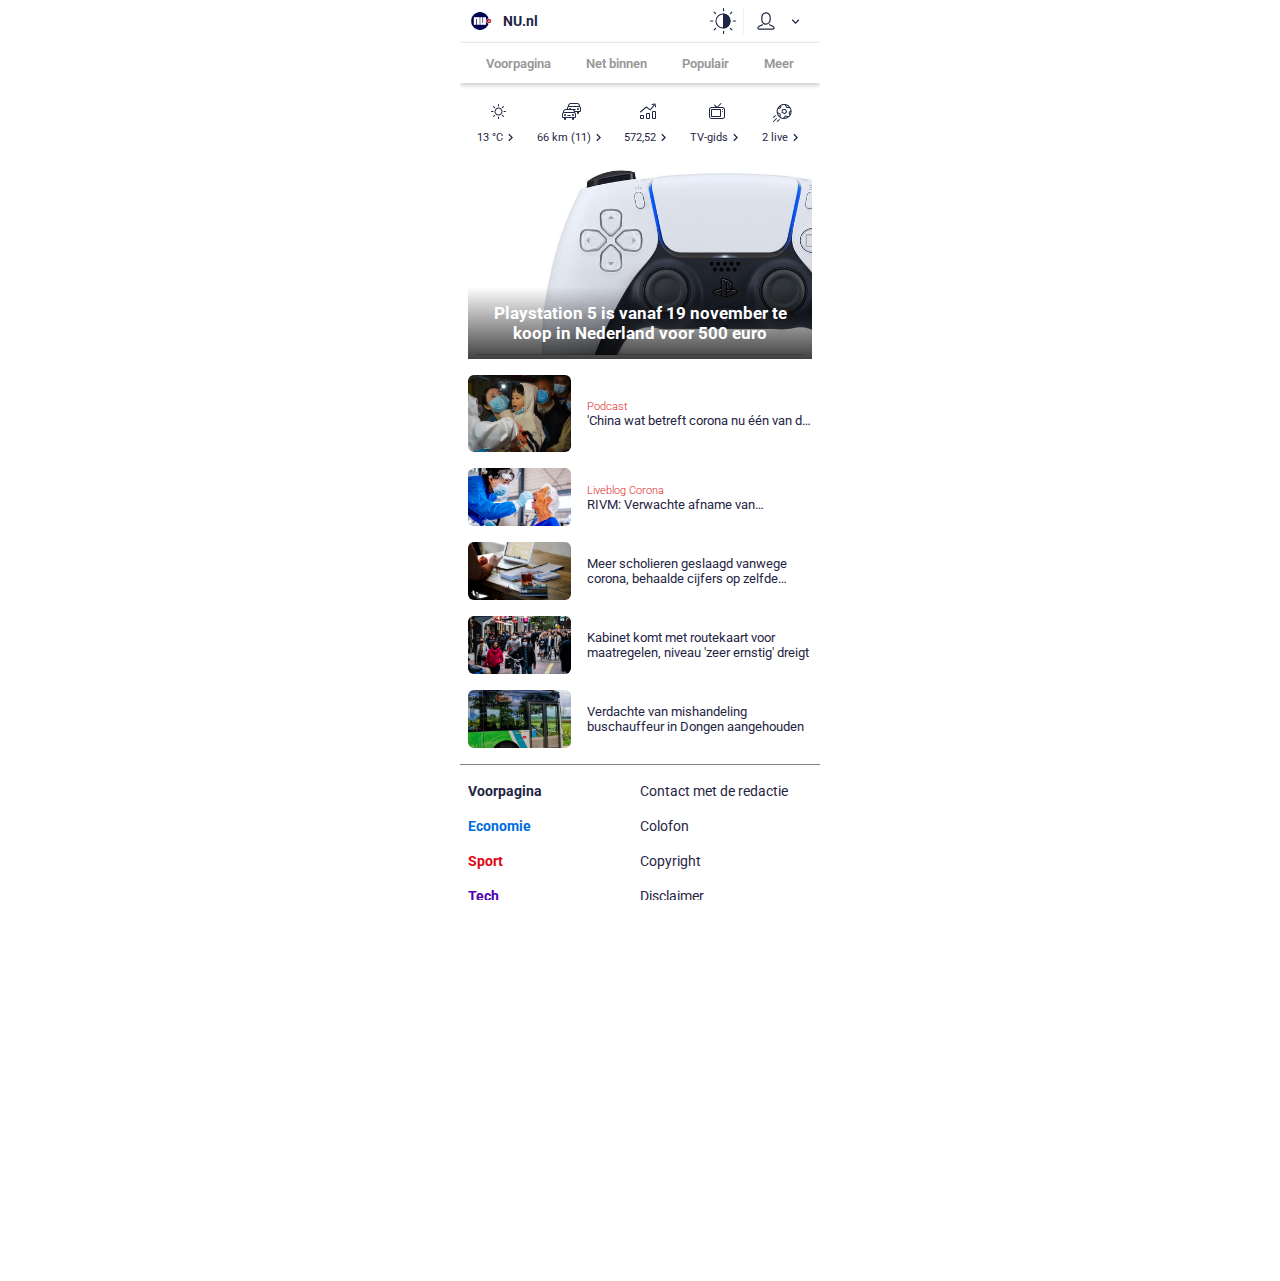
<file: index.html>
<!doctype html>
<html lang="nl">
	
	<head>
		<meta charset="UTF-8">
		<meta name="author" content="jouw naam">
		<meta name="viewport" content="width=device-width, initial-scale=1">
		
		<title>Nu.nl by Akshay</title>
		
		<link href="styles/style.css" rel="stylesheet">
		<link href="https://fonts.googleapis.com/css2?family=Roboto:ital,wght@0,100;0,300;0,400;0,500;0,700;0,900;1,100;1,300;1,400;1,500;1,700;1,900&display=swap" rel="stylesheet">
		<link rel="shortcut icon" 
      href="images/nu.png" />
	</head>
	<body data-theme="light">
		<header>
			<section>
				
				<a href="index.html"><img src="images/nu.png" alt="logo">NU.nl</a>
			<svg id="toggletheme" xmlns="http://www.w3.org/2000/svg"  viewBox="0 0 24 24" aria-labelledby="Wissel kleurenschema" role="presentation" data-v-29441d76=""><title lang="nl" data-v-29441d76="">Wissel kleurenschema</title><g data-v-29441d76=""><g fill="none" fill-rule="evenodd" data-v-29441d76=""><path d="M0 0h24v24H0z"></path><rect width="1" height="3" x="12" fill="currentColor" rx=".5"></rect><rect width="1" height="3" x="12" y="21" fill="currentColor" rx=".5"></rect><rect width="1" height="3" x="22" y="10.5" fill="currentColor" rx=".5" transform="rotate(90 22.5 12)"></rect><rect width="1" height="3" x="1" y="10.5" fill="currentColor" rx=".5" transform="rotate(90 1.5 12)"></rect><rect width="1" height="3" x="19" y="3" fill="currentColor" rx=".5" transform="rotate(-135 19.5 4.5)"></rect><rect width="1" height="3" x="19" y="18" fill="currentColor" rx=".5" transform="rotate(135 19.5 19.5)"></rect><rect width="1" height="3" x="4" y="3" fill="currentColor" rx=".5" transform="scale(1 -1) rotate(45 15.37 0)"></rect><rect width="1" height="3" x="4" y="18" fill="currentColor" rx=".5" transform="scale(1 -1) rotate(-45 -42.57 0)"></rect><circle cx="12" cy="12" r="6.5" stroke="currentColor"></circle><path fill="currentColor" stroke="currentColor" d="M12.5 18.48V5.52a6.5 6.5 0 010 12.96z"></path></g></g></svg>
		<a href=""><svg xmlns="http://www.w3.org/2000/svg" viewBox="0 0 24 24" aria-labelledby="" role="presentation" data-v-29441d76=""><title lang="nl" data-v-29441d76=""></title><g data-v-29441d76=""><path d="M18.866 16.669c-.9-.63-3.265-1.718-3.366-1.764a.536.536 0 0 0-.72.294.584.584 0 0 0 .281.753c.024.011 2.375 1.092 3.196 1.665.573.402.693.851.633 1.057-.035.122-.213.326-.395.326H5.5c-.182 0-.355-.204-.39-.326-.06-.206.06-.655.632-1.057.82-.573 3.173-1.654 3.196-1.665a.583.583 0 0 0 .282-.753.54.54 0 0 0-.72-.294c-.1.046-2.466 1.133-3.367 1.764-.883.617-1.303 1.535-1.07 2.338.178.612.705.993 1.375.993h13.123c.67 0 1.197-.381 1.375-.993.233-.803-.187-1.721-1.07-2.338zM8.72 8.57c0-1.89 1.472-3.429 3.281-3.429 1.81 0 3.281 1.54 3.281 3.429v2.286c0 1.89-1.472 3.428-3.28 3.428-1.81 0-3.282-1.537-3.282-3.428V8.571zM12 15.429c2.406 0 4.374-2.058 4.374-4.572V8.571C16.374 6.058 14.406 4 12 4 9.594 4 7.625 6.058 7.625 8.571v2.286c0 2.514 1.97 4.572 4.375 4.572z" fill="currentColor" fill-rule="nonzero" data-v-29441d76=""></path></g></svg>
	<svg xmlns="http://www.w3.org/2000/svg" viewBox="0 0 24 24" aria-labelledby="Pijltje beneden" role="presentation" data-v-29441d76=""><title lang="nl" data-v-29441d76="">Pijltje beneden</title><g data-v-29441d76=""><path fill="currentColor" d="M7.41,8.58L12,13.17L16.59,8.58L18,10L12,16L6,10L7.41,8.58Z" data-v-29441d76=""></path></g></svg>
</a>
</section>
<nav>
<a href="#">Voorpagina</a>
<a href="#">Net binnen</a>
<a href="#">Populair</a>
<a href="#">Meer</a>
</nav>
</header>
<main>
<section>
<ul>
	<li><svg xmlns="http://www.w3.org/2000/svg" viewBox="0 0 24 24" aria-labelledby="" role="presentation" data-v-29441d76=""><title lang="nl" data-v-29441d76=""></title><g data-v-29441d76=""><g fill="currentColor" fill-rule="evenodd" data-v-29441d76=""><path d="M8.5 12.5c0-2.206 1.794-4 4-4s4 1.794 4 4-1.794 4-4 4-4-1.794-4-4zm1 0c0 1.654 1.346 3 3 3s3-1.346 3-3-1.346-3-3-3-3 1.346-3 3zM13 7V5.5a.5.5 0 0 0-1 0V7a.5.5 0 0 0 1 0zM12 18v1.5a.5.5 0 0 0 1 0V18a.5.5 0 0 0-1 0zM18 12a.5.5 0 0 0 0 1h1.5a.5.5 0 0 0 0-1H18zM7 12H5.5a.5.5 0 0 0 0 1H7a.5.5 0 0 0 0-1zM16.743 8.965l1.06-1.061a.5.5 0 0 0-.707-.707l-1.06 1.06a.502.502 0 0 0 .707.708zM7.196 17.097a.5.5 0 0 0 .707.707l1.061-1.061a.5.5 0 0 0-.707-.707l-1.06 1.06zM16.743 16.036a.5.5 0 0 0-.707.707l1.06 1.06a.498.498 0 0 0 .708 0 .5.5 0 0 0 0-.706l-1.061-1.061zM8.257 8.964a.498.498 0 0 0 .707 0 .5.5 0 0 0 0-.707l-1.06-1.06a.5.5 0 0 0-.708.706l1.061 1.061z"></path></g></g></svg><div>13 °C<svg xmlns="http://www.w3.org/2000/svg" viewBox="0 0 24 24" aria-labelledby="" role="presentation" data-v-29441d76=""><title lang="nl" data-v-29441d76=""></title><g data-v-29441d76=""><path fill="currentColor" d="M8.59,16.58L13.17,12L8.59,7.41L10,6L16,12L10,18L8.59,16.58Z" data-v-29441d76=""></path></g></svg></div></li>
	<li><svg xmlns="http://www.w3.org/2000/svg" viewBox="0 0 24 24" aria-labelledby="Huidige verkeerssituatie" role="presentation" data-v-29441d76=""><title lang="nl" data-v-29441d76="">Huidige verkeerssituatie</title><g data-v-29441d76=""><g data-v-29441d76=""><defs><path id="a" d="M14 0v6H0V0z"></path></defs><g fill="none" fill-rule="evenodd"><path fill="currentColor" d="M5.233 14C4.553 14 4 14.523 4 15.167v2.5c0 .161.096.333.366.333h11.267c.177 0 .367-.134.367-.333v-2.5c0-.644-.554-1.167-1.234-1.167H5.233zm10.4 5H4.366C3.587 19 3 18.427 3 17.667v-2.5C3 13.972 4.002 13 5.233 13h9.533c1.232 0 2.234.972 2.234 2.167v2.5c0 .735-.614 1.333-1.367 1.333z"></path><path fill="currentColor" d="M4.367 14.11a.5.5 0 0 1-.5-.5c0-1.26.916-3.61 2.667-3.61h3.899a.499.499 0 1 1 0 1h-3.9c-.92 0-1.666 1.58-1.666 2.61a.5.5 0 0 1-.5.5"></path><path fill="currentColor" d="M15.633 14.11a.5.5 0 0 1-.5-.5c0-1.03-.747-2.61-1.667-2.61H9.567a.5.5 0 1 1 0-1h3.9c1.75 0 2.666 2.35 2.666 3.61a.5.5 0 0 1-.5.5M11.3 17H8.7a.5.5 0 0 1 0-1h2.6a.5.5 0 0 1 0 1M7 16a1 1 0 1 1-2 0 1 1 0 0 1 2 0M15 16a1 1 0 1 1-2 0 1 1 0 0 1 2 0M5 20a1 1 0 0 0 2 0v-1H5v1zM13 19v1a1 1 0 0 0 2 0v-1h-2z"></path><g transform="translate(8 7)"><mask id="b" fill="#fff"><use xlink:href="#a"></use></mask><path fill="currentColor" d="M12.633 6h-5.18a.5.5 0 1 1 0-1h5.18c.177 0 .367-.134.367-.333v-2.5C13 1.523 12.446 1 11.766 1H2.233C1.553 1 1 1.523 1 2.167V3a.5.5 0 0 1-1 0v-.833C0 .972 1.002 0 2.233 0h9.533C12.998 0 14 .972 14 2.167v2.5C14 5.402 13.386 6 12.633 6" mask="url(#b)"></path></g><path fill="currentColor" d="M9.367 8.11a.5.5 0 0 1-.5-.5c0-1.26.916-3.61 2.667-3.61h3.899a.499.499 0 1 1 0 1h-3.9c-.92 0-1.666 1.58-1.666 2.61a.5.5 0 0 1-.5.5"></path><path fill="currentColor" d="M20.633 8.11a.5.5 0 0 1-.5-.5c0-1.03-.747-2.61-1.667-2.61h-3.899a.5.5 0 1 1 0-1h3.9c1.75 0 2.666 2.35 2.666 3.61a.5.5 0 0 1-.5.5M16.3 11h-2.6a.5.5 0 0 1 0-1h2.6a.5.5 0 0 1 0 1M12 10a1 1 0 1 1-2 0 1 1 0 0 1 2 0M20 10a1 1 0 1 1-2 0 1 1 0 0 1 2 0M18 13v1a1 1 0 0 0 2 0v-1h-2z"></path></g></g></g></svg><div>66 km (11)<svg xmlns="http://www.w3.org/2000/svg" viewBox="0 0 24 24" aria-labelledby="" role="presentation" data-v-29441d76=""><title lang="nl" data-v-29441d76=""></title><g data-v-29441d76=""><path fill="currentColor" d="M8.59,16.58L13.17,12L8.59,7.41L10,6L16,12L10,18L8.59,16.58Z" data-v-29441d76=""></path></g></svg></div></li>
	<li><svg xmlns="http://www.w3.org/2000/svg" viewBox="0 0 24 24" aria-labelledby="Beurs aandelen" role="presentation" data-v-29441d76=""><title lang="nl" data-v-29441d76="">Beurs aandelen</title><g data-v-29441d76=""><g fill="currentColor" fill-rule="nonzero" data-v-29441d76=""><path d="M10.316 8.642l-5.49 4.737a.5.5 0 1 1-.653-.758L9.97 7.62a.5.5 0 0 1 .63-.018l3.51 2.679 3.893-4.685a.5.5 0 1 1 .769.639l-4.199 5.054a.5.5 0 0 1-.688.078l-3.57-2.724zM5 17v2h2v-2H5zm0-1h2a1 1 0 0 1 1 1v2a1 1 0 0 1-1 1H5a1 1 0 0 1-1-1v-2a1 1 0 0 1 1-1zM11 15v4h2v-4h-2zm0-1h2a1 1 0 0 1 1 1v4a1 1 0 0 1-1 1h-2a1 1 0 0 1-1-1v-4a1 1 0 0 1 1-1zM17 13v6h2v-6h-2zm0-1h2a1 1 0 0 1 1 1v6a1 1 0 0 1-1 1h-2a1 1 0 0 1-1-1v-6a1 1 0 0 1 1-1z"></path><path d="M16.189 5.968a.5.5 0 1 1-.182-.983l2.944-.543a.5.5 0 0 1 .583.405l.52 2.955a.5.5 0 1 1-.984.173l-.434-2.458-2.447.451z"></path></g></g></svg><div>572,52<svg xmlns="http://www.w3.org/2000/svg" viewBox="0 0 24 24" aria-labelledby="" role="presentation" data-v-29441d76=""><title lang="nl" data-v-29441d76=""></title><g data-v-29441d76=""><path fill="currentColor" d="M8.59,16.58L13.17,12L8.59,7.41L10,6L16,12L10,18L8.59,16.58Z" data-v-29441d76=""></path></g></svg></div></li>
	<li><svg xmlns="http://www.w3.org/2000/svg" viewBox="0 0 24 24" aria-labelledby="TV Gids" role="presentation" data-v-29441d76=""><title lang="nl" data-v-29441d76="">TV Gids</title><g data-v-29441d76=""><g fill="currentColor" fill-rule="evenodd" data-v-29441d76=""><path d="M6.5 9C5.673 9 5 9.673 5 10.5v7c0 .827.673 1.5 1.5 1.5h11c.827 0 1.5-.673 1.5-1.5v-7c0-.827-.673-1.5-1.5-1.5h-11zm11 11h-11A2.503 2.503 0 014 17.5v-7C4 9.122 5.122 8 6.5 8h11c1.378 0 2.5 1.122 2.5 2.5v7c0 1.378-1.122 2.5-2.5 2.5z"></path><path d="M11.641 8.848c-.897-.926-2.239-2.295-2.42-2.439 0 0-.258-.211-.221-.409.048-.251.391-.488.391-.488.322-.075.34-.076 2.615 2.276l3.64-3.642a.5.5 0 01.707.707l-4 4a.497.497 0 01-.712-.005zM7 11v6h7.999L15 11H7zm8 6v.5-.5zm0 1H7c-.551 0-1-.449-1-1v-6c0-.551.449-1 1-1h8c.551 0 1 .449 1 1v6c0 .551-.449 1-1 1zm3-7.5a.5.5 0 11-1 0 .5.5 0 011 0m0 2a.5.5 0 11-1 0 .5.5 0 011 0"></path></g></g></svg><div>TV-gids<svg xmlns="http://www.w3.org/2000/svg" viewBox="0 0 24 24" aria-labelledby="" role="presentation" data-v-29441d76=""><title lang="nl" data-v-29441d76=""></title><g data-v-29441d76=""><path fill="currentColor" d="M8.59,16.58L13.17,12L8.59,7.41L10,6L16,12L10,18L8.59,16.58Z" data-v-29441d76=""></path></g></svg></div></li>
	<li><svg xmlns="http://www.w3.org/2000/svg" viewBox="0 0 24 24" aria-labelledby="Voetbal wedstrijden" role="presentation" data-v-29441d76=""><title lang="nl" data-v-29441d76="">Voetbal wedstrijden</title><g data-v-29441d76=""><g fill="currentColor" fill-rule="evenodd" data-v-29441d76=""><path d="M3.5 18.89a.502.502 0 00.354-.146l1.89-1.89a.5.5 0 00-.707-.708l-1.89 1.89a.502.502 0 00.353.854m5.537 1.256l-1.89 1.891a.5.5 0 00.706.707l1.891-1.89a.5.5 0 00-.707-.708m-2.891-1l-3 3a.5.5 0 00.707.707l3-3a.5.5 0 00-.707-.707m8.526-5.085l-2.076-.809.16-2.033 2.268-.176.98 1.67-1.332 1.348zm1.057-3.793a.506.506 0 00-.47-.246l-3.006.232a.501.501 0 00-.46.46l-.224 2.83a.5.5 0 00.317.505l2.729 1.063a.506.506 0 00.537-.114l1.833-1.855a.5.5 0 00.077-.604l-1.333-2.27z"></path><path d="M9.62 15.342l-.016 1.833a6.504 6.504 0 01-1.66-2.63l1.676.797zm.44-6.887l-1.234.273a6.556 6.556 0 011.507-1.508l-.273 1.235zm6.887-.44l-.799-1.682a6.5 6.5 0 012.64 1.666l-1.84.016zm2.74 5.524l.91-.803a6.463 6.463 0 01-.483 2.247l-.428-1.444zm-2.3 4.565a6.446 6.446 0 01-2.98.88l1.232-1.398 1.748.518zm1.47-1.18a6.383 6.383 0 01-.449.438l-2.575-.762a.856.856 0 00-.88.253l-1.82 2.065c-.105-.016-.21-.026-.314-.048a6.386 6.386 0 01-.64-.163 6.506 6.506 0 01-1.583-.746l.025-2.705a.85.85 0 00-.485-.776l-2.47-1.173c-.004-.023-.009-.045-.012-.068a6.59 6.59 0 01-.043-.768c0-.071.008-.14.01-.21.007-.19.02-.38.044-.57a6.295 6.295 0 01.153-.796c.021-.083.04-.168.064-.251.071-.235.152-.467.25-.694.007-.017.016-.033.024-.05l2.214-.49a.852.852 0 00.646-.646l.49-2.216c.022-.01.043-.022.066-.032.215-.091.434-.17.656-.236.1-.03.203-.053.305-.08.151-.036.304-.07.458-.097.103-.017.206-.035.311-.047.183-.023.367-.036.551-.043.073-.003.146-.01.22-.011.257-.001.515.014.774.043.021.002.041.007.063.01l1.175 2.475a.856.856 0 00.776.486l2.711-.025c.064.1.126.2.185.304.03.052.061.104.09.157.063.119.12.242.175.365.037.08.074.16.108.243a7.419 7.419 0 01.297.94c.026.109.05.219.071.329.01.048.014.096.021.143l-1.565 1.38a.85.85 0 00-.254.88l.735 2.483c-.047.067-.097.132-.147.197a6.358 6.358 0 01-.43.513zm2.696-5.302c-.005-.076-.02-.131-.029-.19a6.96 6.96 0 00-.353-1.434c-.035-.096-.067-.191-.105-.285a7.257 7.257 0 00-.233-.516c-.043-.086-.08-.174-.125-.26a7.502 7.502 0 00-.4-.652c-.018-.027-.032-.056-.05-.083-.01-.014-.027-.021-.038-.034a7.495 7.495 0 00-4.862-3.055c-.083-.023-.13-.021-.178-.027a7.46 7.46 0 00-.917-.078c-.039-.001-.079-.006-.119-.006a7.344 7.344 0 00-.993.066c-.09.012-.18.027-.27.042a7.374 7.374 0 00-.833.185c-.054.015-.11.025-.164.042-.3.093-.588.21-.872.34-.05.023-.106.037-.156.06-.018.01-.029.027-.046.038A7.537 7.537 0 007.38 9.21c-.01.015-.025.023-.032.039-.02.044-.032.09-.052.133a7.541 7.541 0 00-.354.907c-.015.048-.023.095-.037.143-.078.274-.14.555-.187.842-.015.094-.03.188-.043.284a7.497 7.497 0 00-.066.94c.002.089.01.146.01.203.008.294.034.58.075.865.007.05.005.102.013.153a7.574 7.574 0 003.05 4.877c.018.017.028.042.05.056.401.283.836.51 1.285.708.046.02.091.043.138.063a7.412 7.412 0 00.78.27c.178.053.356.102.538.14.078.017.157.027.235.04.16.03.32.068.481.086a9.229 9.229 0 00.845.04 7.457 7.457 0 004.698-1.663c.02-.011.04-.013.057-.026a8.16 8.16 0 00.551-.501c.375-.375.71-.787.991-1.225.013-.02.015-.044.024-.065a7.441 7.441 0 001.18-4.02c0-.297-.023-.59-.057-.878z"></path></g></g></svg><div>2 live<svg xmlns="http://www.w3.org/2000/svg" viewBox="0 0 24 24" aria-labelledby="" role="presentation" data-v-29441d76=""><title lang="nl" data-v-29441d76=""></title><g data-v-29441d76=""><path fill="currentColor" d="M8.59,16.58L13.17,12L8.59,7.41L10,6L16,12L10,18L8.59,16.58Z" data-v-29441d76=""></path></g></svg></div></li>
</ul>
</section>
<section>
<header>
	<a href="ps5.html"><article>
		<img src="images/ps5.jpg" alt="PS5">
		<h1>Playstation 5 is vanaf 19 november te koop in Nederland voor 500 euro</h1>
	</article></a>
</header>
<ul class='article-list'>
	<li>
		<a href='#'>
			<article>
				<img src="images/china.jpg" alt="china">
				<h2><span>Podcast</span>
				'China wat betreft corona nu één van de veiligste plekken op aarde'</h2>
			</article>
		</a>
	</li>
	<li>
		<a href='#'>
			<article>
				<img src="images/rivm.jpg" alt="RIVM: Verwachte afname van coronacijfers blijft uit">
				<h2><span>Liveblog Corona</span>
				RIVM: Verwachte afname van coronacijfers blijft uit</h2>
			</article>
		</a>
	</li>
	<li>
		<a href='#'>
			<article>
				<img src="images/scholieren.jpg" alt="Meer scholieren geslaagd vanwege corona, behaalde cijfers op zelfde niveau">
				<h2>Meer scholieren geslaagd vanwege corona, behaalde cijfers op zelfde niveau</h2>
			</article>
		</a>
	</li>
	<li>
		<a href='#'>
			<article>
				<img src="images/kabinet.jpg" alt="Kabinet komt met routekaart voor maatregelen, niveau 'zeer ernstig' dreigt">
				<h2>Kabinet komt met routekaart voor maatregelen, niveau 'zeer ernstig' dreigt</h2>
			</article>
		</a>
	</li>
	<li>
		<a href='#'>
			<article>
				<img src="images/bus.jpg" alt="Verdachte van mishandeling buschauffeur in Dongen aangehouden">
				<h2>Verdachte van mishandeling buschauffeur in Dongen aangehouden</h2>
			</article>
		</a>
	</li>
</ul>
</section>
</main>
<footer>
<ul>
<li><a href="#">Voorpagina</a></li>
<li><a href="#">Economie</a></li>
<li><a href="#">Sport</a></li>
<li><a href="#">Tech</a></li>
<li><a href="#">Media en cultuur</a></li>
<li><a href="#">Overig</a></li>
<li><a href="#">Regio</a></li>
</ul>
<ul>
<li><a href="#">Contact met de redactie</a></li>
<li><a href="#">Colofon</a></li>
<li><a href="#">Copyright</a></li>
<li><a href="#">Disclaimer</a></li>
<li><a href="#">Privacy en cookiebeleid</a></li>
<li><a href="#">Klachten / Feedback</a></li>
<li><a href="#">Toegankelijkheid</a></li>
<li><a href="#">Adverteren</a></li>
<li><a href="#">Apps</a></li>
<li><a href="#">Werken bij NU.nl</a></li>
</ul>

<section>
	<p>Volg ons op</p>
	<div>
	<a href="https://www.instagram.com/nu.nl/"><img src="images/insta.webp"></a>
	<a href="https://www.facebook.com/nu.nl/"><img src="images/fb.webp"></a>
	<a href="https://twitter.com/NUnl"><img src="images/twitter.webp"></a>
</div>
</section>
<p>© 2020 DPG Media Digital B.V.</p>
<p> | NU.nl onderdeel van DPG Media Magazines groep</p>
</footer>
<script src="scripts/script.js"></script>
</body>
</html>
</file>
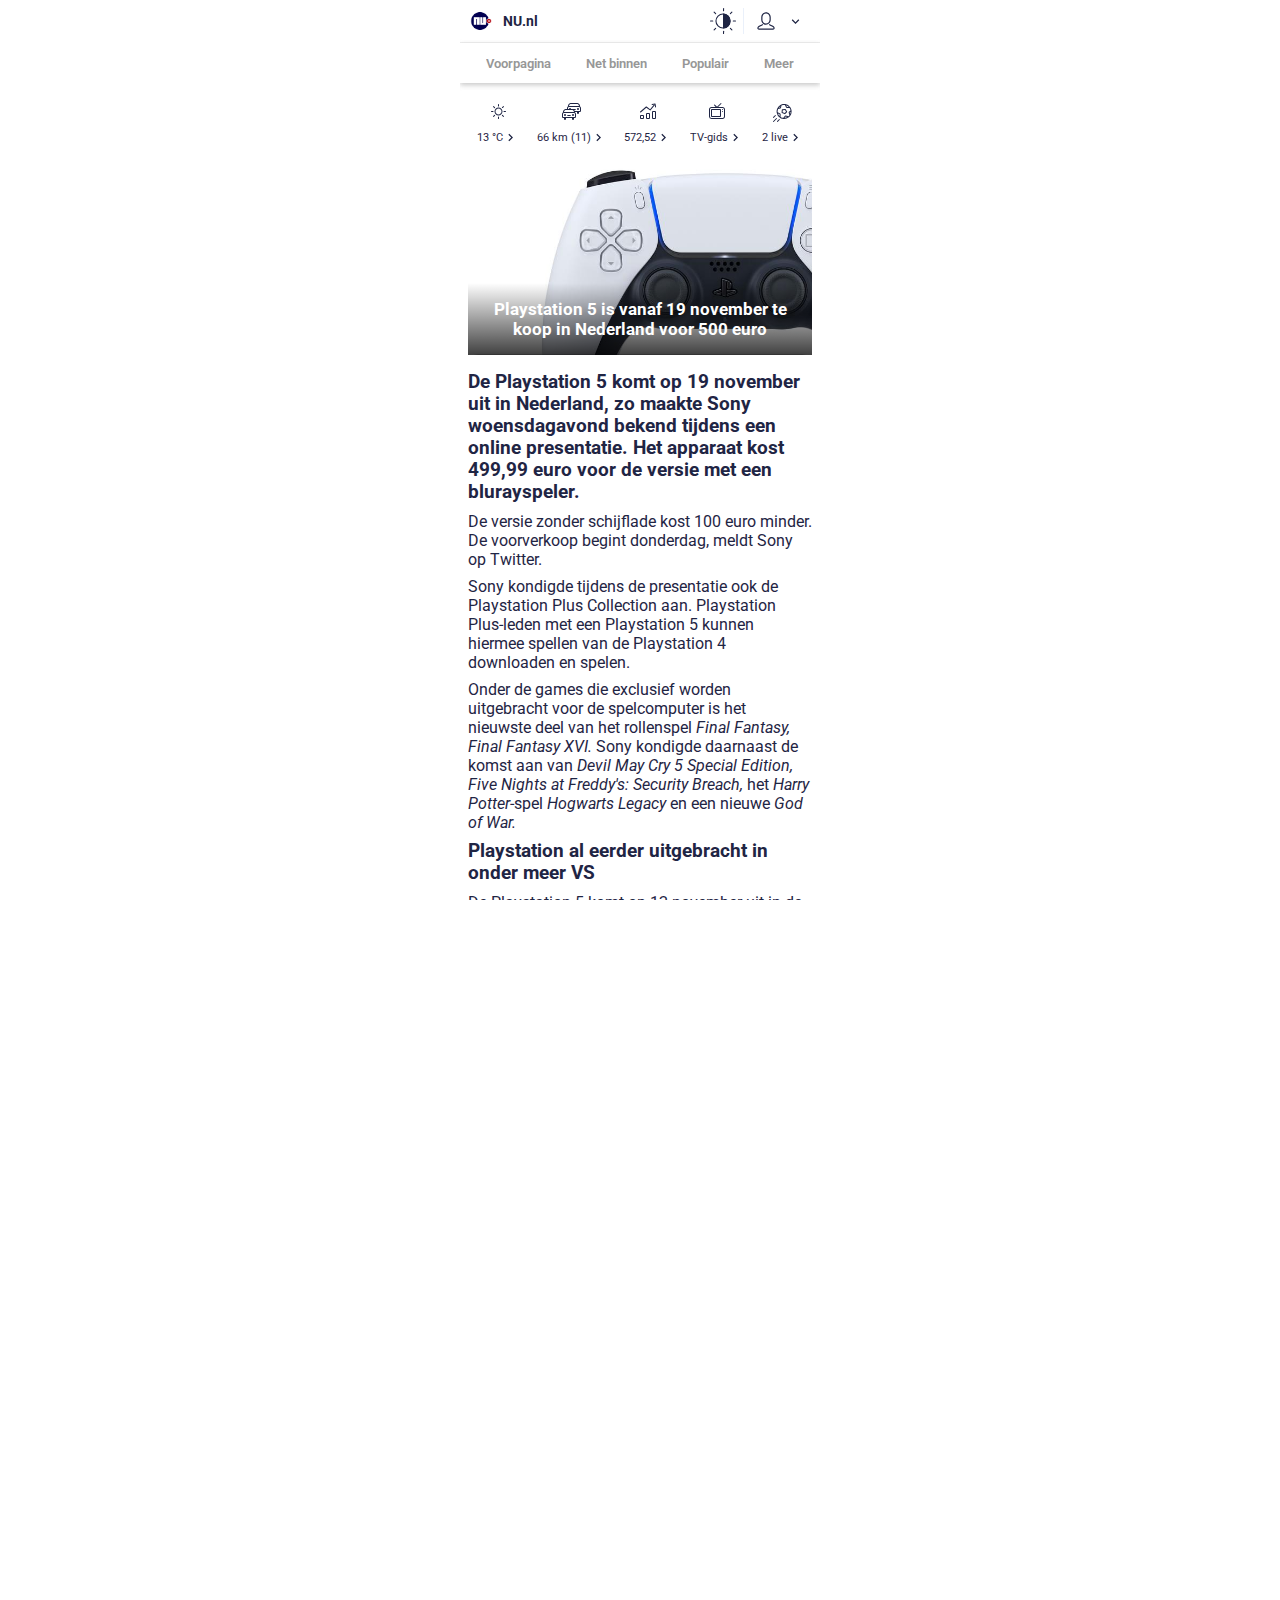
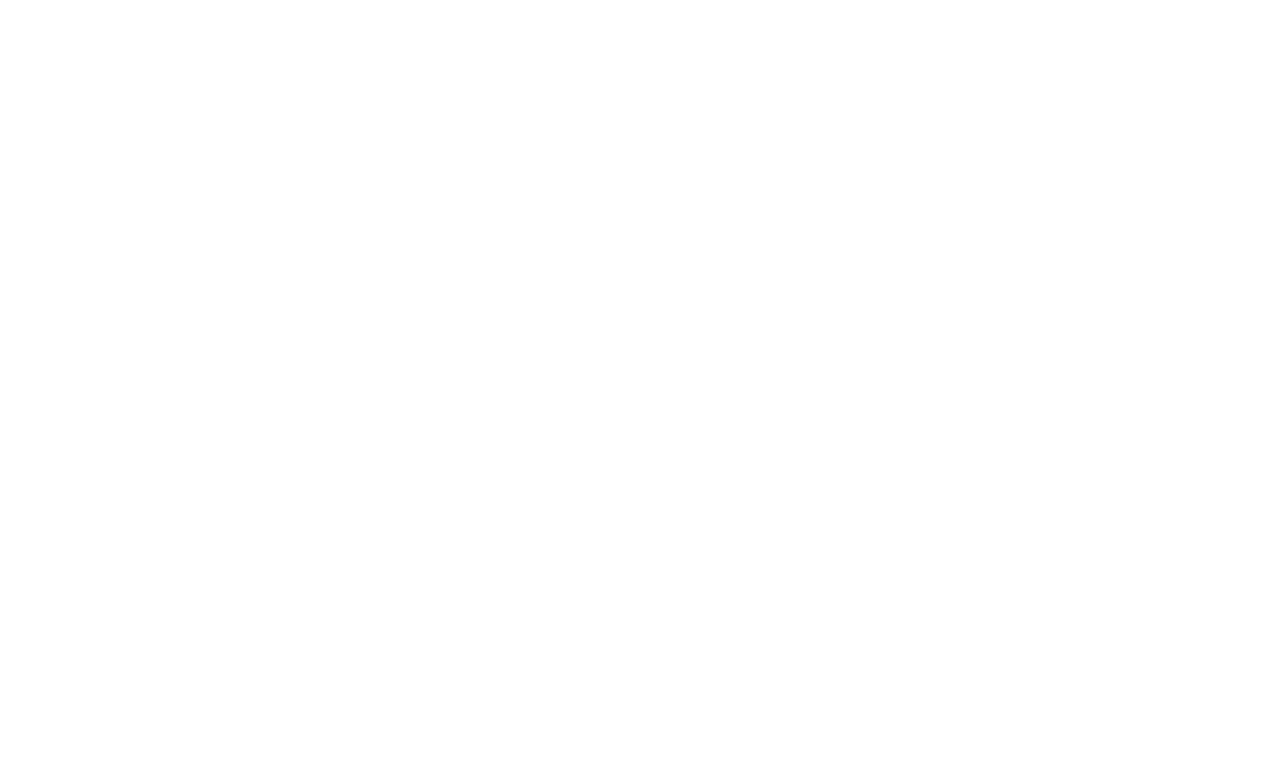
<file: ps5.html>
<html lang="nl">
	
	<head>
		<meta charset="UTF-8">
		<meta name="author" content="jouw naam">
		<meta name="viewport" content="width=device-width, initial-scale=1">
		
		<title>Playstation 5 is vanaf 19 november te koop in Nederland voor 500 euro</title>
		
		<link href="styles/style.css" rel="stylesheet">
		<link href="https://fonts.googleapis.com/css2?family=Roboto:ital,wght@0,100;0,300;0,400;0,500;0,700;0,900;1,100;1,300;1,400;1,500;1,700;1,900&display=swap" rel="stylesheet">
		<link rel="shortcut icon" 
      href="images/nu.png" />
	</head>
	<body data-theme="light">
		<header>
			<section>
				
				<a href="index.html"><img src="images/nu.png" alt="logo">NU.nl</a>
			<svg id="toggletheme" xmlns="http://www.w3.org/2000/svg"  viewBox="0 0 24 24" aria-labelledby="Wissel kleurenschema" role="presentation" data-v-29441d76=""><title lang="nl" data-v-29441d76="">Wissel kleurenschema</title><g data-v-29441d76=""><g fill="none" fill-rule="evenodd" data-v-29441d76=""><path d="M0 0h24v24H0z"></path><rect width="1" height="3" x="12" fill="currentColor" rx=".5"></rect><rect width="1" height="3" x="12" y="21" fill="currentColor" rx=".5"></rect><rect width="1" height="3" x="22" y="10.5" fill="currentColor" rx=".5" transform="rotate(90 22.5 12)"></rect><rect width="1" height="3" x="1" y="10.5" fill="currentColor" rx=".5" transform="rotate(90 1.5 12)"></rect><rect width="1" height="3" x="19" y="3" fill="currentColor" rx=".5" transform="rotate(-135 19.5 4.5)"></rect><rect width="1" height="3" x="19" y="18" fill="currentColor" rx=".5" transform="rotate(135 19.5 19.5)"></rect><rect width="1" height="3" x="4" y="3" fill="currentColor" rx=".5" transform="scale(1 -1) rotate(45 15.37 0)"></rect><rect width="1" height="3" x="4" y="18" fill="currentColor" rx=".5" transform="scale(1 -1) rotate(-45 -42.57 0)"></rect><circle cx="12" cy="12" r="6.5" stroke="currentColor"></circle><path fill="currentColor" stroke="currentColor" d="M12.5 18.48V5.52a6.5 6.5 0 010 12.96z"></path></g></g></svg>
		<a href=""><svg xmlns="http://www.w3.org/2000/svg" viewBox="0 0 24 24" aria-labelledby="" role="presentation" data-v-29441d76=""><title lang="nl" data-v-29441d76=""></title><g data-v-29441d76=""><path d="M18.866 16.669c-.9-.63-3.265-1.718-3.366-1.764a.536.536 0 0 0-.72.294.584.584 0 0 0 .281.753c.024.011 2.375 1.092 3.196 1.665.573.402.693.851.633 1.057-.035.122-.213.326-.395.326H5.5c-.182 0-.355-.204-.39-.326-.06-.206.06-.655.632-1.057.82-.573 3.173-1.654 3.196-1.665a.583.583 0 0 0 .282-.753.54.54 0 0 0-.72-.294c-.1.046-2.466 1.133-3.367 1.764-.883.617-1.303 1.535-1.07 2.338.178.612.705.993 1.375.993h13.123c.67 0 1.197-.381 1.375-.993.233-.803-.187-1.721-1.07-2.338zM8.72 8.57c0-1.89 1.472-3.429 3.281-3.429 1.81 0 3.281 1.54 3.281 3.429v2.286c0 1.89-1.472 3.428-3.28 3.428-1.81 0-3.282-1.537-3.282-3.428V8.571zM12 15.429c2.406 0 4.374-2.058 4.374-4.572V8.571C16.374 6.058 14.406 4 12 4 9.594 4 7.625 6.058 7.625 8.571v2.286c0 2.514 1.97 4.572 4.375 4.572z" fill="currentColor" fill-rule="nonzero" data-v-29441d76=""></path></g></svg>
	<svg xmlns="http://www.w3.org/2000/svg" viewBox="0 0 24 24" aria-labelledby="Pijltje beneden" role="presentation" data-v-29441d76=""><title lang="nl" data-v-29441d76="">Pijltje beneden</title><g data-v-29441d76=""><path fill="currentColor" d="M7.41,8.58L12,13.17L16.59,8.58L18,10L12,16L6,10L7.41,8.58Z" data-v-29441d76=""></path></g></svg>
</a>
</section>
<nav>
<a href="#">Voorpagina</a>
<a href="#">Net binnen</a>
<a href="#">Populair</a>
<a href="#">Meer</a>
</nav>
</header>
<main>
<section>
<ul>
	<li><svg xmlns="http://www.w3.org/2000/svg" viewBox="0 0 24 24" aria-labelledby="" role="presentation" data-v-29441d76=""><title lang="nl" data-v-29441d76=""></title><g data-v-29441d76=""><g fill="currentColor" fill-rule="evenodd" data-v-29441d76=""><path d="M8.5 12.5c0-2.206 1.794-4 4-4s4 1.794 4 4-1.794 4-4 4-4-1.794-4-4zm1 0c0 1.654 1.346 3 3 3s3-1.346 3-3-1.346-3-3-3-3 1.346-3 3zM13 7V5.5a.5.5 0 0 0-1 0V7a.5.5 0 0 0 1 0zM12 18v1.5a.5.5 0 0 0 1 0V18a.5.5 0 0 0-1 0zM18 12a.5.5 0 0 0 0 1h1.5a.5.5 0 0 0 0-1H18zM7 12H5.5a.5.5 0 0 0 0 1H7a.5.5 0 0 0 0-1zM16.743 8.965l1.06-1.061a.5.5 0 0 0-.707-.707l-1.06 1.06a.502.502 0 0 0 .707.708zM7.196 17.097a.5.5 0 0 0 .707.707l1.061-1.061a.5.5 0 0 0-.707-.707l-1.06 1.06zM16.743 16.036a.5.5 0 0 0-.707.707l1.06 1.06a.498.498 0 0 0 .708 0 .5.5 0 0 0 0-.706l-1.061-1.061zM8.257 8.964a.498.498 0 0 0 .707 0 .5.5 0 0 0 0-.707l-1.06-1.06a.5.5 0 0 0-.708.706l1.061 1.061z"></path></g></g></svg><div>13 °C<svg xmlns="http://www.w3.org/2000/svg" viewBox="0 0 24 24" aria-labelledby="" role="presentation" data-v-29441d76=""><title lang="nl" data-v-29441d76=""></title><g data-v-29441d76=""><path fill="currentColor" d="M8.59,16.58L13.17,12L8.59,7.41L10,6L16,12L10,18L8.59,16.58Z" data-v-29441d76=""></path></g></svg></div></li>
	<li><svg xmlns="http://www.w3.org/2000/svg" viewBox="0 0 24 24" aria-labelledby="Huidige verkeerssituatie" role="presentation" data-v-29441d76=""><title lang="nl" data-v-29441d76="">Huidige verkeerssituatie</title><g data-v-29441d76=""><g data-v-29441d76=""><defs><path id="a" d="M14 0v6H0V0z"></path></defs><g fill="none" fill-rule="evenodd"><path fill="currentColor" d="M5.233 14C4.553 14 4 14.523 4 15.167v2.5c0 .161.096.333.366.333h11.267c.177 0 .367-.134.367-.333v-2.5c0-.644-.554-1.167-1.234-1.167H5.233zm10.4 5H4.366C3.587 19 3 18.427 3 17.667v-2.5C3 13.972 4.002 13 5.233 13h9.533c1.232 0 2.234.972 2.234 2.167v2.5c0 .735-.614 1.333-1.367 1.333z"></path><path fill="currentColor" d="M4.367 14.11a.5.5 0 0 1-.5-.5c0-1.26.916-3.61 2.667-3.61h3.899a.499.499 0 1 1 0 1h-3.9c-.92 0-1.666 1.58-1.666 2.61a.5.5 0 0 1-.5.5"></path><path fill="currentColor" d="M15.633 14.11a.5.5 0 0 1-.5-.5c0-1.03-.747-2.61-1.667-2.61H9.567a.5.5 0 1 1 0-1h3.9c1.75 0 2.666 2.35 2.666 3.61a.5.5 0 0 1-.5.5M11.3 17H8.7a.5.5 0 0 1 0-1h2.6a.5.5 0 0 1 0 1M7 16a1 1 0 1 1-2 0 1 1 0 0 1 2 0M15 16a1 1 0 1 1-2 0 1 1 0 0 1 2 0M5 20a1 1 0 0 0 2 0v-1H5v1zM13 19v1a1 1 0 0 0 2 0v-1h-2z"></path><g transform="translate(8 7)"><mask id="b" fill="#fff"><use xlink:href="#a"></use></mask><path fill="currentColor" d="M12.633 6h-5.18a.5.5 0 1 1 0-1h5.18c.177 0 .367-.134.367-.333v-2.5C13 1.523 12.446 1 11.766 1H2.233C1.553 1 1 1.523 1 2.167V3a.5.5 0 0 1-1 0v-.833C0 .972 1.002 0 2.233 0h9.533C12.998 0 14 .972 14 2.167v2.5C14 5.402 13.386 6 12.633 6" mask="url(#b)"></path></g><path fill="currentColor" d="M9.367 8.11a.5.5 0 0 1-.5-.5c0-1.26.916-3.61 2.667-3.61h3.899a.499.499 0 1 1 0 1h-3.9c-.92 0-1.666 1.58-1.666 2.61a.5.5 0 0 1-.5.5"></path><path fill="currentColor" d="M20.633 8.11a.5.5 0 0 1-.5-.5c0-1.03-.747-2.61-1.667-2.61h-3.899a.5.5 0 1 1 0-1h3.9c1.75 0 2.666 2.35 2.666 3.61a.5.5 0 0 1-.5.5M16.3 11h-2.6a.5.5 0 0 1 0-1h2.6a.5.5 0 0 1 0 1M12 10a1 1 0 1 1-2 0 1 1 0 0 1 2 0M20 10a1 1 0 1 1-2 0 1 1 0 0 1 2 0M18 13v1a1 1 0 0 0 2 0v-1h-2z"></path></g></g></g></svg><div>66 km (11)<svg xmlns="http://www.w3.org/2000/svg" viewBox="0 0 24 24" aria-labelledby="" role="presentation" data-v-29441d76=""><title lang="nl" data-v-29441d76=""></title><g data-v-29441d76=""><path fill="currentColor" d="M8.59,16.58L13.17,12L8.59,7.41L10,6L16,12L10,18L8.59,16.58Z" data-v-29441d76=""></path></g></svg></div></li>
	<li><svg xmlns="http://www.w3.org/2000/svg" viewBox="0 0 24 24" aria-labelledby="Beurs aandelen" role="presentation" data-v-29441d76=""><title lang="nl" data-v-29441d76="">Beurs aandelen</title><g data-v-29441d76=""><g fill="currentColor" fill-rule="nonzero" data-v-29441d76=""><path d="M10.316 8.642l-5.49 4.737a.5.5 0 1 1-.653-.758L9.97 7.62a.5.5 0 0 1 .63-.018l3.51 2.679 3.893-4.685a.5.5 0 1 1 .769.639l-4.199 5.054a.5.5 0 0 1-.688.078l-3.57-2.724zM5 17v2h2v-2H5zm0-1h2a1 1 0 0 1 1 1v2a1 1 0 0 1-1 1H5a1 1 0 0 1-1-1v-2a1 1 0 0 1 1-1zM11 15v4h2v-4h-2zm0-1h2a1 1 0 0 1 1 1v4a1 1 0 0 1-1 1h-2a1 1 0 0 1-1-1v-4a1 1 0 0 1 1-1zM17 13v6h2v-6h-2zm0-1h2a1 1 0 0 1 1 1v6a1 1 0 0 1-1 1h-2a1 1 0 0 1-1-1v-6a1 1 0 0 1 1-1z"></path><path d="M16.189 5.968a.5.5 0 1 1-.182-.983l2.944-.543a.5.5 0 0 1 .583.405l.52 2.955a.5.5 0 1 1-.984.173l-.434-2.458-2.447.451z"></path></g></g></svg><div>572,52<svg xmlns="http://www.w3.org/2000/svg" viewBox="0 0 24 24" aria-labelledby="" role="presentation" data-v-29441d76=""><title lang="nl" data-v-29441d76=""></title><g data-v-29441d76=""><path fill="currentColor" d="M8.59,16.58L13.17,12L8.59,7.41L10,6L16,12L10,18L8.59,16.58Z" data-v-29441d76=""></path></g></svg></div></li>
	<li><svg xmlns="http://www.w3.org/2000/svg" viewBox="0 0 24 24" aria-labelledby="TV Gids" role="presentation" data-v-29441d76=""><title lang="nl" data-v-29441d76="">TV Gids</title><g data-v-29441d76=""><g fill="currentColor" fill-rule="evenodd" data-v-29441d76=""><path d="M6.5 9C5.673 9 5 9.673 5 10.5v7c0 .827.673 1.5 1.5 1.5h11c.827 0 1.5-.673 1.5-1.5v-7c0-.827-.673-1.5-1.5-1.5h-11zm11 11h-11A2.503 2.503 0 014 17.5v-7C4 9.122 5.122 8 6.5 8h11c1.378 0 2.5 1.122 2.5 2.5v7c0 1.378-1.122 2.5-2.5 2.5z"></path><path d="M11.641 8.848c-.897-.926-2.239-2.295-2.42-2.439 0 0-.258-.211-.221-.409.048-.251.391-.488.391-.488.322-.075.34-.076 2.615 2.276l3.64-3.642a.5.5 0 01.707.707l-4 4a.497.497 0 01-.712-.005zM7 11v6h7.999L15 11H7zm8 6v.5-.5zm0 1H7c-.551 0-1-.449-1-1v-6c0-.551.449-1 1-1h8c.551 0 1 .449 1 1v6c0 .551-.449 1-1 1zm3-7.5a.5.5 0 11-1 0 .5.5 0 011 0m0 2a.5.5 0 11-1 0 .5.5 0 011 0"></path></g></g></svg><div>TV-gids<svg xmlns="http://www.w3.org/2000/svg" viewBox="0 0 24 24" aria-labelledby="" role="presentation" data-v-29441d76=""><title lang="nl" data-v-29441d76=""></title><g data-v-29441d76=""><path fill="currentColor" d="M8.59,16.58L13.17,12L8.59,7.41L10,6L16,12L10,18L8.59,16.58Z" data-v-29441d76=""></path></g></svg></div></li>
	<li><svg xmlns="http://www.w3.org/2000/svg" viewBox="0 0 24 24" aria-labelledby="Voetbal wedstrijden" role="presentation" data-v-29441d76=""><title lang="nl" data-v-29441d76="">Voetbal wedstrijden</title><g data-v-29441d76=""><g fill="currentColor" fill-rule="evenodd" data-v-29441d76=""><path d="M3.5 18.89a.502.502 0 00.354-.146l1.89-1.89a.5.5 0 00-.707-.708l-1.89 1.89a.502.502 0 00.353.854m5.537 1.256l-1.89 1.891a.5.5 0 00.706.707l1.891-1.89a.5.5 0 00-.707-.708m-2.891-1l-3 3a.5.5 0 00.707.707l3-3a.5.5 0 00-.707-.707m8.526-5.085l-2.076-.809.16-2.033 2.268-.176.98 1.67-1.332 1.348zm1.057-3.793a.506.506 0 00-.47-.246l-3.006.232a.501.501 0 00-.46.46l-.224 2.83a.5.5 0 00.317.505l2.729 1.063a.506.506 0 00.537-.114l1.833-1.855a.5.5 0 00.077-.604l-1.333-2.27z"></path><path d="M9.62 15.342l-.016 1.833a6.504 6.504 0 01-1.66-2.63l1.676.797zm.44-6.887l-1.234.273a6.556 6.556 0 011.507-1.508l-.273 1.235zm6.887-.44l-.799-1.682a6.5 6.5 0 012.64 1.666l-1.84.016zm2.74 5.524l.91-.803a6.463 6.463 0 01-.483 2.247l-.428-1.444zm-2.3 4.565a6.446 6.446 0 01-2.98.88l1.232-1.398 1.748.518zm1.47-1.18a6.383 6.383 0 01-.449.438l-2.575-.762a.856.856 0 00-.88.253l-1.82 2.065c-.105-.016-.21-.026-.314-.048a6.386 6.386 0 01-.64-.163 6.506 6.506 0 01-1.583-.746l.025-2.705a.85.85 0 00-.485-.776l-2.47-1.173c-.004-.023-.009-.045-.012-.068a6.59 6.59 0 01-.043-.768c0-.071.008-.14.01-.21.007-.19.02-.38.044-.57a6.295 6.295 0 01.153-.796c.021-.083.04-.168.064-.251.071-.235.152-.467.25-.694.007-.017.016-.033.024-.05l2.214-.49a.852.852 0 00.646-.646l.49-2.216c.022-.01.043-.022.066-.032.215-.091.434-.17.656-.236.1-.03.203-.053.305-.08.151-.036.304-.07.458-.097.103-.017.206-.035.311-.047.183-.023.367-.036.551-.043.073-.003.146-.01.22-.011.257-.001.515.014.774.043.021.002.041.007.063.01l1.175 2.475a.856.856 0 00.776.486l2.711-.025c.064.1.126.2.185.304.03.052.061.104.09.157.063.119.12.242.175.365.037.08.074.16.108.243a7.419 7.419 0 01.297.94c.026.109.05.219.071.329.01.048.014.096.021.143l-1.565 1.38a.85.85 0 00-.254.88l.735 2.483c-.047.067-.097.132-.147.197a6.358 6.358 0 01-.43.513zm2.696-5.302c-.005-.076-.02-.131-.029-.19a6.96 6.96 0 00-.353-1.434c-.035-.096-.067-.191-.105-.285a7.257 7.257 0 00-.233-.516c-.043-.086-.08-.174-.125-.26a7.502 7.502 0 00-.4-.652c-.018-.027-.032-.056-.05-.083-.01-.014-.027-.021-.038-.034a7.495 7.495 0 00-4.862-3.055c-.083-.023-.13-.021-.178-.027a7.46 7.46 0 00-.917-.078c-.039-.001-.079-.006-.119-.006a7.344 7.344 0 00-.993.066c-.09.012-.18.027-.27.042a7.374 7.374 0 00-.833.185c-.054.015-.11.025-.164.042-.3.093-.588.21-.872.34-.05.023-.106.037-.156.06-.018.01-.029.027-.046.038A7.537 7.537 0 007.38 9.21c-.01.015-.025.023-.032.039-.02.044-.032.09-.052.133a7.541 7.541 0 00-.354.907c-.015.048-.023.095-.037.143-.078.274-.14.555-.187.842-.015.094-.03.188-.043.284a7.497 7.497 0 00-.066.94c.002.089.01.146.01.203.008.294.034.58.075.865.007.05.005.102.013.153a7.574 7.574 0 003.05 4.877c.018.017.028.042.05.056.401.283.836.51 1.285.708.046.02.091.043.138.063a7.412 7.412 0 00.78.27c.178.053.356.102.538.14.078.017.157.027.235.04.16.03.32.068.481.086a9.229 9.229 0 00.845.04 7.457 7.457 0 004.698-1.663c.02-.011.04-.013.057-.026a8.16 8.16 0 00.551-.501c.375-.375.71-.787.991-1.225.013-.02.015-.044.024-.065a7.441 7.441 0 001.18-4.02c0-.297-.023-.59-.057-.878z"></path></g></g></svg><div>2 live<svg xmlns="http://www.w3.org/2000/svg" viewBox="0 0 24 24" aria-labelledby="" role="presentation" data-v-29441d76=""><title lang="nl" data-v-29441d76=""></title><g data-v-29441d76=""><path fill="currentColor" d="M8.59,16.58L13.17,12L8.59,7.41L10,6L16,12L10,18L8.59,16.58Z" data-v-29441d76=""></path></g></svg></div></li>
</ul>
</section>
<section>
<article class="artikelps5">
	<header class='header-title'>
		<a href="ps5.html">
			<img class='article-img' src="images/ps5.jpg" alt="PS5">
			<h1 class='position-title'>Playstation 5 is vanaf 19 november te koop in Nederland voor 500 euro</h1>
		</a>
	</header>
	
	<h3>De Playstation 5 komt op 19 november uit in Nederland, zo maakte Sony woensdagavond bekend tijdens een online presentatie. Het apparaat kost 499,99 euro voor de versie met een blurayspeler.</h3>
	<p>De versie zonder schijflade kost 100 euro minder. De voorverkoop begint donderdag, meldt Sony op Twitter.</p>
	<p>Sony kondigde tijdens de presentatie ook de Playstation Plus Collection aan. Playstation Plus-leden met een Playstation 5 kunnen hiermee spellen van de Playstation 4 downloaden en spelen.</p>
	<p>Onder de games die exclusief worden uitgebracht voor de spelcomputer is het nieuwste deel van het rollenspel <em> Final Fantasy, Final Fantasy XVI.</em> Sony kondigde daarnaast de komst aan van <em>Devil May Cry 5 Special Edition, Five Nights at Freddy's: Security Breach,</em> het<em> Harry Potter</em>-spel <em>Hogwarts Legacy</em> en een nieuwe <em>God of War.</em> </p>
	<h3> Playstation al eerder uitgebracht in onder meer VS</h3>
	<p>De Playstation 5 komt op 12 november uit in de Verenigde Staten, Japan, Canada, Mexico, Australië, Nieuw-Zeeland en Zuid-Korea. De rest van de wereld, waaronder Nederland, moet wachten tot 19 november.</p>
	<p>Vorige week liet Microsoft weten dat de nieuwe spelcomputers Xbox Series X en Series S vanaf 22 september online te reserveren zijn en op 10 november geleverd worden. De Series S zal zo'n 299 euro kosten. De Series X, die krachtiger is en een disklade bevat, kost 499 euro.</p>
	<figure>
		<img src='images/video-image.jpg' alt='Video ps5'>
		<figcaption>
			<svg xmlns="http://www.w3.org/2000/svg" viewBox="0 0 24 24" aria-labelledby="" role="presentation" data-v-29441d76=""><title lang="nl" data-v-29441d76=""></title><g data-v-29441d76=""><g fill-rule="evenodd" fill="currentColor" data-v-29441d76=""><path d="M12 22.286C6.33 22.286 1.714 17.67 1.714 12S6.33 1.714 12 1.714 22.286 6.329 22.286 12c0 5.67-4.615 10.286-10.286 10.286M12 0C5.373 0 0 5.373 0 12s5.373 12 12 12 12-5.373 12-12S18.627 0 12 0"></path><path d="M11.356 8.218a.81.81 0 00-.87-.154.8.8 0 00-.486.735v6.4a.8.8 0 00.803.801c.203 0 .4-.075.553-.218l3.392-3.2a.804.804 0 00.252-.583.801.801 0 00-.252-.58l-3.392-3.2z"></path></g></g></svg>
			De grootste aankondigingen tijdens de PlayStation 5 Showcase</figcaption>
	</figure>

<button> Naar boven </button>
</article>
<h2>NUjij-reacties</h2>
<form>
	<label for='voornaam'>Voornaam</label>
	<input type="text" name="voornaam" id="voornaam" placeholder="uw voornaam" required="">
	<label for='achternaam'>Achternaam</label>
	<input type="text" name="achternaam" id="achternaam" placeholder="uw achternaam" required="">
	<label for='reactie'>Reactie</label>
	<input type="text" name="reactie" id="reactie" placeholder="uw reactie" required="">
	<input type="submit">
</form>
<ul id="reacties">
	<li>
		<h3>Cherry Baudet</h3>
		<p>Zeer opmerkelijk!</p>
	</li>
	<li>
		<h3> Mark Rutte</h3>
		<p>Heel vet! Ik ga 'm spelen in mijn vrije tijd!! HAHA ;p</p>
	</li>
</ul>
</section>
</main>
<footer>
<ul>
<li><a href="#">Voorpagina</a></li>
<li><a href="#">Economie</a></li>
<li><a href="#">Sport</a></li>
<li><a href="#">Tech</a></li>
<li><a href="#">Media en cultuur</a></li>
<li><a href="#">Overig</a></li>
<li><a href="#">Regio</a></li>
</ul>
<ul>
<li><a href="#">Contact met de redactie</a></li>
<li><a href="#">Colofon</a></li>
<li><a href="#">Copyright</a></li>
<li><a href="#">Disclaimer</a></li>
<li><a href="#">Privacy en cookiebeleid</a></li>
<li><a href="#">Klachten / Feedback</a></li>
<li><a href="#">Toegankelijkheid</a></li>
<li><a href="#">Adverteren</a></li>
<li><a href="#">Apps</a></li>
<li><a href="#">Werken bij NU.nl</a></li>
</ul>

<section>
	<p>Volg ons op</p>
	<div>
	<a href="https://www.instagram.com/nu.nl/"><img src="images/insta.webp"></a>
	<a href="https://www.facebook.com/nu.nl/"><img src="images/fb.webp"></a>
	<a href="https://twitter.com/NUnl"><img src="images/twitter.webp"></a>
</div>
</section>
<p>© 2020 DPG Media Digital B.V.</p>
<p> | NU.nl onderdeel van DPG Media Magazines groep</p>
</footer><script src="scripts/script.js"></script>
</body>
</html>
</file>
<file: styles/style.css>
/* CSS Document */
*, *::after, *::before {
  box-sizing:border-box; 
  margin: 0;
  padding: 0;
  max-width: 100vw;
  text-decoration: none; 
  font-family: 'Roboto';
  overflow-x: hidden;
}

body{
	background-color: var(--color-background);
	color: var(--color-content);
	overflow-x: hidden;
	width: 360px;
    height: 100vh;
    margin: auto;
}

body[data-theme="light"]{ /* variabele kleurtthema bepalen voor lightmode */
	--color-content: #1f2544;
	--color-background: #FFFFFF;
	--color-navigation: #979797;
}

body[data-theme="dark"]{ /* variabele kleurtthema bepalen voor darkmode */
	--color-content: #DDDDDD;
	--color-background: #151515;
	--color-navigation: #DDDDDD;
}

header nav a{
	color: var(--color-navigation); /* kleurthema aspecten toepassen*/
	font-weight: 600;
	font-size: 13px;
}

header nav{
	width: 100%;
	display: flex;
	padding: 0px 8px;
	justify-content: space-around;
	box-shadow: 0 2px 5px rgba(182, 182, 182, 0.75); /* rood-blauw-groen waardes + opacity = zichtbaarheid */
	height: 40px;
	align-items: center;
	margin-bottom: 16px;
	background-color: var(--color-background);		
	z-index: 100;													
}

body > header > section > a img, header svg{
	width: 26px;
	height: 26px;
	margin-right: 9px;
	color: var(--color-content);
}

.logoBorder {
	border: 1px solid #DDDDDD;
	border-radius: 50%;
}

.fixedNavbar {
	position: fixed;
	top: 0;
}

.mainMargin {
	padding-top: 56px;
}
header section{
	z-index: 100;
	padding: 8px 8px;
	border-bottom: 1px solid #eee;
	display: flex;
	align-items: center;
}

header section a{
	font-weight: bold;
	font-size: 14px;
	color: var(--color-content);
	display: flex;
	align-items: center;
}

header section > svg:first-of-type{
	margin-left: auto;
	border-right: 1px solid #eaf0fa;
	padding-right: 7px;
	box-sizing: content-box;
}

header section a svg:last-of-type{
	width: 15px;
	height: 15px;
}

main {
	padding: 0 8px;
}

main section:first-of-type ul {
	display: flex;
	list-style: none;
	justify-content: space-around;
}

main section:first-of-type ul li {
	display: flex;
	flex-direction: column;
	font-size: 11px;
	align-items: center;
}

main section:first-of-type ul li > svg {
	margin-bottom: 7px;
	width: 24px;
	height: 24px;
}

main section:first-of-type ul div {
	display: flex;
	align-items: center;
}

main section:first-of-type ul li div svg {
	width: 15px;
	height: 15px;
}

main img {
	max-width: 100%;
	border-radius: 10px;
}

main header {
	margin: 16px 0;
}

main header article {
	position: relative;
}

main header h1 {
	font-size: 17px;
	text-align: center;
	position: absolute;
	bottom: 0;
	left: 0;
	right: 0;
	color: white;
	padding: 16px;
	background: linear-gradient(to top, rgba(0, 0, 0, .75), rgba(0, 0, 0, 0));
}

.article-list {
	display: flex;
	flex-direction: column;
}

.article-list li {
	margin-bottom: 16px;
}

.article-list img {
	max-width: 30%;
	max-height: 35%;
	border-radius: 6px;
}

.article-list article {
	display: flex;
	flex-direction: row;
	align-items: center;
}

.article-list h2 {
	font-size: 13px;
	font-weight: 400;
	color: var(--color-content);
	margin-left: 16px;
	display: -webkit-box; /* nu.nl gekopieerd */
    -webkit-box-orient: vertical;
    -webkit-line-clamp: 2;
    overflow: hidden;
    text-overflow: ellipsis; 
	word-break: break-word;
	white-space: pre-line; /*  */
}

.article-list h2 span {
	color: #E12323;
	font-size: 11px;
	font-weight: 300;
}

.artikelps5 figure {
	position: relative;
	cursor: pointer;
	margin: 30px 0;
}

.artikelps5 figcaption {
	position: absolute;
	bottom: 0;
	left: 0;
	right: 0;
	display: flex;
	align-items: center;
	padding: 16px;
	font-size: 14px;
	line-height: 20px;
	background: linear-gradient(to top, rgba(0, 0, 0, .75), rgba(0, 0, 0, .75));
}

.artikelps5 figcaption svg {
	width: 20%;
	margin-right: 16px;
}


.header-title{
	position: relative;
	overflow: hidden;
}

footer{
	display: grid;
	grid-template-columns: 1fr 1fr;
	padding: 0px 8px;
	border-top: 1px solid grey;
}

footer ul{
	list-style: none;
	margin-top: 1em;

}

footer ul:last-of-type li a{
	font-size: 14px;
	color: var(--color-content);
}

footer ul li{
	padding-bottom: 16px;
}

footer ul:first-of-type li a{
font-weight: 700;
font-size: 14px;
}

footer ul:first-of-type li:nth-of-type(1) a{
	color: var(--color-content);
}

footer ul:first-of-type li:nth-of-type(2) a{
	color: #006cde;
}

footer ul:first-of-type li:nth-of-type(3) a{
	color: #e00613;
}

footer ul:first-of-type li:nth-of-type(4) a{
	color: #5100af;
}

footer ul:first-of-type li:nth-of-type(5) a{
	color: #ed893c;
}

footer ul:first-of-type li:nth-of-type(6) a{
	color: #2a9198;
}

footer ul:first-of-type li:nth-of-type(7) a{
	color: var(--color-content);
}

footer > section{
	display: flex;
	grid-column: 2;
	flex-direction: column;
	font-size: 14px;
}

footer > section img{
width: 24px;
height: 24px;
margin: 10px 10px 0 0;
}

footer > p {
grid-column: 1/3; /* 1 t/m 3 selecteert*/
text-align: center;
margin-top: 20px;	
}

.artikelps5 p{
margin-bottom: 8px;
}

.artikelps5 h3{
margin-bottom: 9px;
}

button{
	position: absolute;
	left:8px;
	bottom:30px;
	position:fixed;
	color: var(--color-content);
	background-color: var(--color-background);
	border: none;
	padding: 10px;
	box-shadow: 0px 0px 10px 2px rgba(255,255,255,1);
	font-weight: 900;
	transition-duration: 1s;
	opacity: 0;
}

.buttonappear{
	opacity: 1;
}

body[data-theme="light"] button{
box-shadow: 0px 0px 10px 2px rgba(0,0,0,0.75);
}

figcaption{
	color:white;
}

form{
	display: flex;
	flex-direction: column;
}

form input{
	width: 50%;
	padding: 5px 10px;
}

form input:last-of-type{
	width: 30%;
	margin-top: 15px;
}

form label{
	margin-top: 15px;
}

form input:nth-of-type(3){
	width: 100%;
	height: 100px;
}

#reacties li{
	margin-top: 15px;
}

#reacties{
	margin-bottom: 20px;
}
</file>
